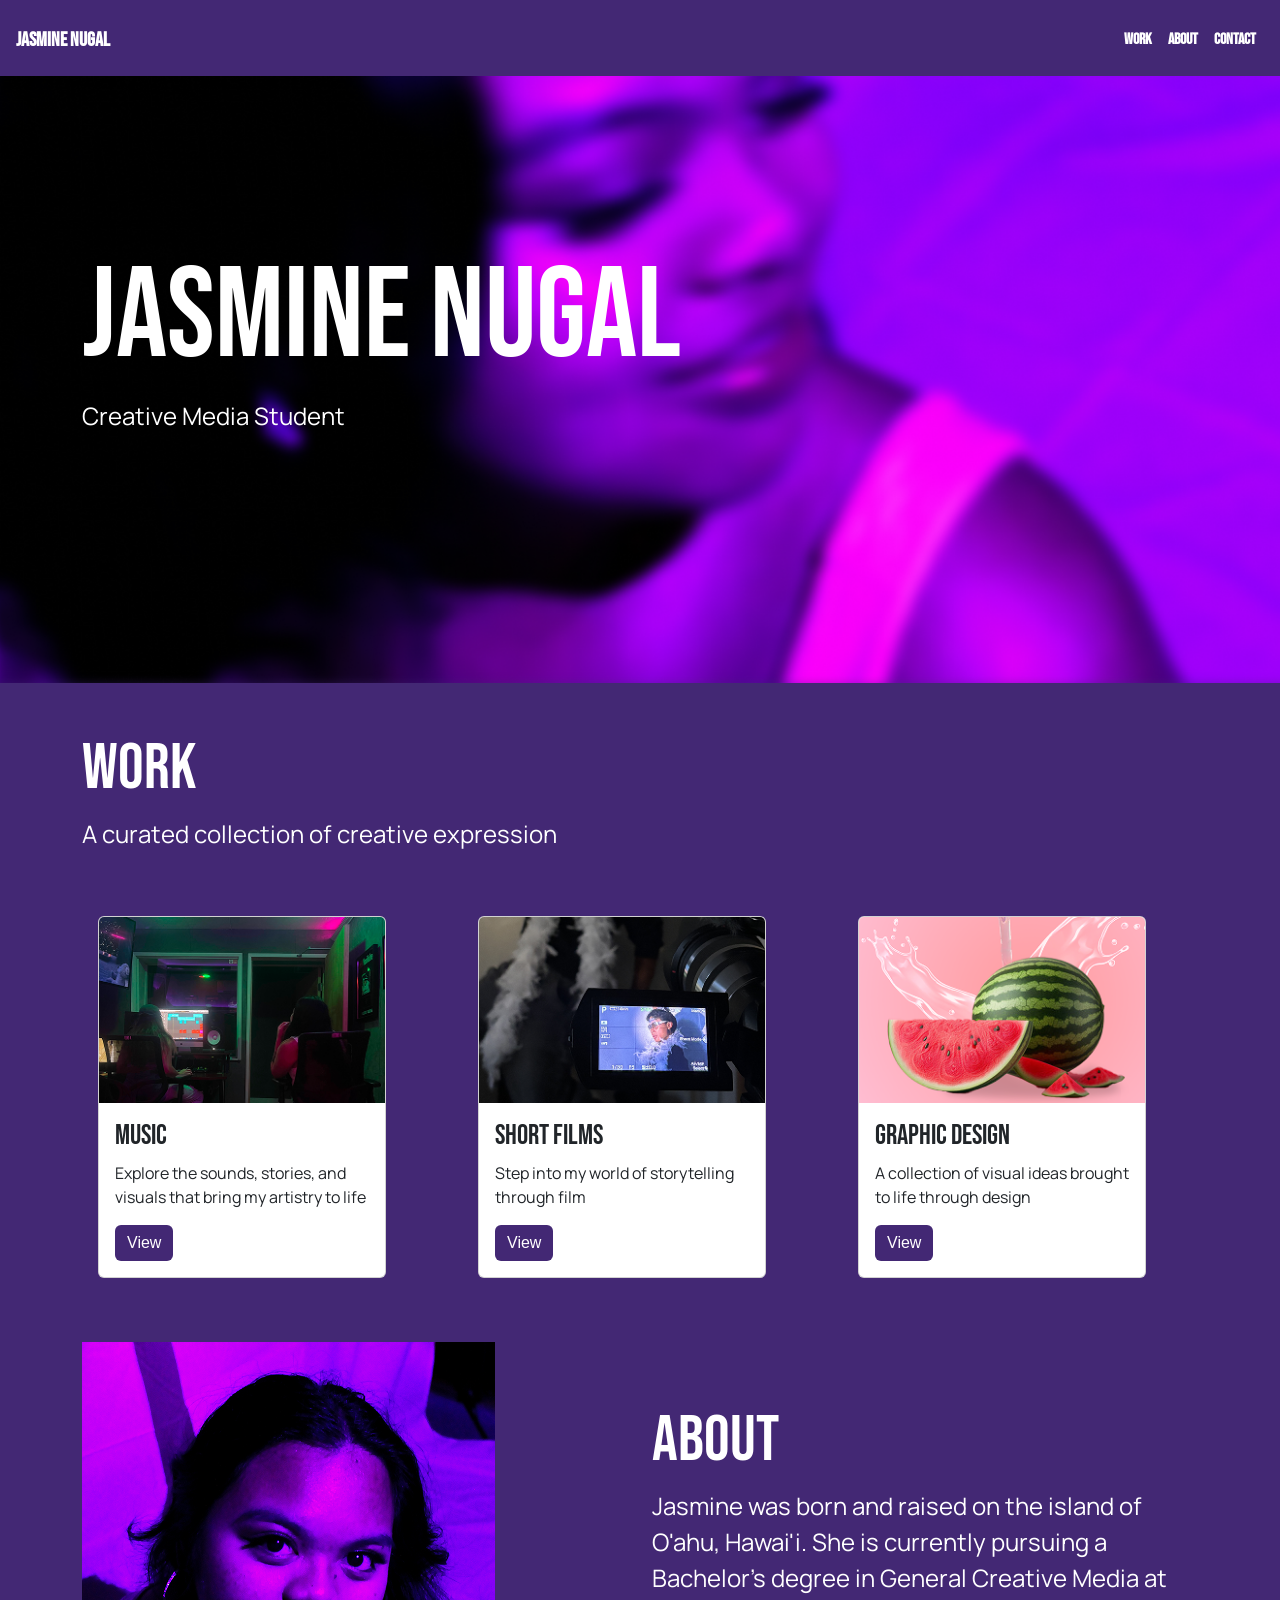
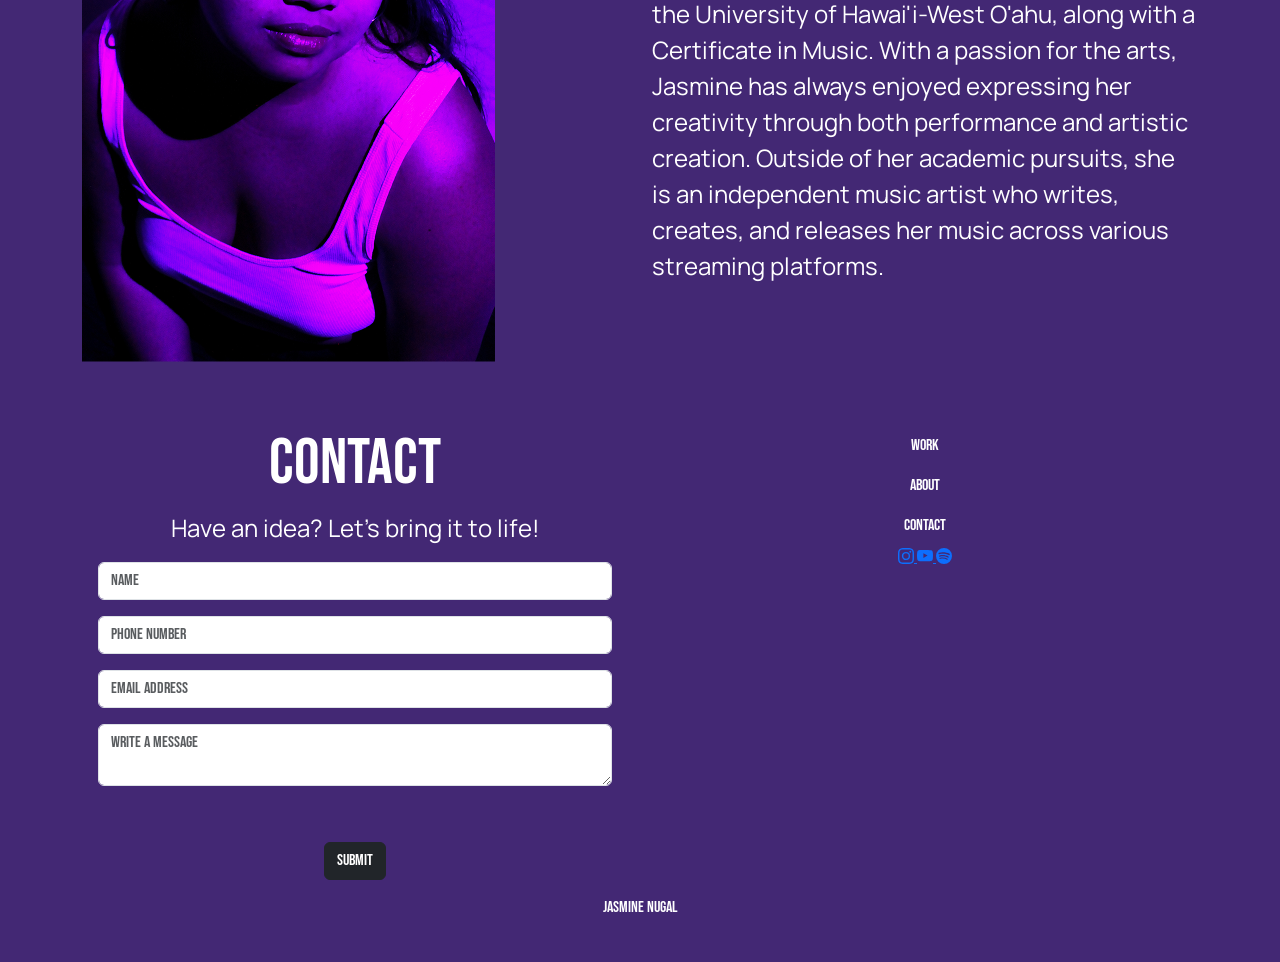
<file: index.html>
<!DOCTYPE html>
<html lang="en">

<head>
    <!-- REQUIRED: Meta Tags -->
    <meta charset="UTF-8">
    <meta name="viewport" content="width=device-width, initial-scale=1.0">

    <!-- REQUIRED: Page Title -->
    <title>Jasmine Nugal</title>
    
    <!-- REQUIRED: Bootstrap CSS -->
    <link href="https://cdn.jsdelivr.net/npm/bootstrap@5.3.3/dist/css/bootstrap.min.css" rel="stylesheet"
        integrity="sha384-QWTKZyjpPEjISv5WaRU9OFeRpok6YctnYmDr5pNlyT2bRjXh0JMhjY6hW+ALEwIH" crossorigin="anonymous">

    <!-- REQUIRED: Your Custom CSS-->
    <link rel="stylesheet" href="css/style.css">

    <!-- REQUIRED: Google Font API -->
    <link rel="preconnect" href="https://fonts.googleapis.com">
    <link rel="preconnect" href="https://fonts.gstatic.com" crossorigin>
    <link href="https://fonts.googleapis.com/css2?family=Bebas+Neue&family=Manrope:wght@200..800&display=swap"
        rel="stylesheet">
</head>

<body>
    <!-- Content will go here -->
    <!-- Header Section -->
    <header class="py-1">
        <nav class="navbar navbar-expand-lg">
            <!-- Logo -->
            <a class="navbar-brand" href="#">Jasmine Nugal</a>
            <button class="navbar-toggler" type="button" data-bs-toggle="collapse" data-bs-target="#navbarNav"
                aria-controls="navbarNav" aria-expanded="false" aria-label="Toggle navigation">
                <span class="navbar-toggler-icon"></span>
            </button>
            <div class="collapse navbar-collapse" id="navbarNav">
                <ul class="navbar-nav ms-auto">
                    <!-- Menu Links -->
                    <li class="nav-item"><a class="nav-link" href="#">Work</a></li>
                    <li class="nav-item"><a class="nav-link" href="#">About</a></li>
                    <li class="nav-item"><a class="nav-link" href="#">Contact</a></li>
                </ul>
            </div>
        </nav>
    </header>
    <!-- End of Header Section -->

    <!-- Start of Hero Section -->
    <section class="hero home">
        <div class="container">
            <div class="col">
                <h1 class="mb-1">Jasmine Nugal</h1>
                <p class="p1">Creative Media Student</p>
            </div>
        </div>
    </section>
    <!-- End of Hero Section -->

    <!-- Start of Projects Section -->
    <section class="projects">
        <div class="container">
            <h2 class="mt-5 ">Work</h2>
            <div class="mb-5">
                <p class="p1">A curated collection of creative expression</p>
            </div>
            <div class="row">
                <!-- Start of Card -->
                    <div class="col">
                        <div class="m-3">
                            <div class="card" style="width: 18rem;">
                                <img src="/images/Rectangle 37.png" class="card-img-top" alt="thumbnail of project 1">
                                <div class="card-body">
                                    <h3 class="card-title">Music</h3>
                                    <p class="p2">Explore the sounds, stories, and visuals that bring my artistry to life
                                    </p>
                                    <a href="#" class="btn btn-primary">View</a>
                                </div>
                            </div>
                        </div>
                    </div>
                <!-- End of Card -->
                <!-- Start of Card -->
                <div class="col">
                    <div class="m-3">
                        <div class="card" style="width: 18rem;">
                            <img src="/images/Rectangle 37 (1).png" class="card-img-top" alt="thumbnail of project 2">
                            <div class="card-body">
                                <h3 class="card-title">Short Films</h3>
                                <p class="p2">Step into my world of storytelling through film</p>
                                <a href="/short-films.html" class="btn btn-primary">View</a>
                            </div>
                        </div>
                    </div>
                </div>
                <!-- End of Card -->
                <!-- Start of Card -->
                <div class="col">
                    <div class="m-3">
                        <div class="card" style="width: 18rem;">
                            <img src="/images/Rectangle 37 (2).png" class="card-img-top" alt="thumbnail of project 3">
                            <div class="card-body">
                                <h3 class="card-title">Graphic Design</h3>
                                <p class="p2">A collection of visual ideas brought to life through design</p>
                                <a href="#" class="btn btn-primary">View</a>
                        </div>
                    </div>
                </div>
                <!-- End of Card -->
            </div>
        </div>

    </section>
    <!-- End of Project Section -->

    <!-- Start of About Section -->
    <section class="about">
        <div class="container">
            <div class="row align-items-center my-5">
                
                    <div class="col-6">
                        <img src="/images/jasmine nugal (1).png" alt="Jasmine Nugal" class="img-fluid">
                    </div>

                    <div class="col-md-6">
                        <h2>About</h2>
                        <p class="p1">Jasmine was born and raised on the island of O'ahu, Hawai'i.
                            She is currently pursuing a Bachelor's degree in General Creative Media
                            at the University of Hawai'i-West O'ahu, along with a Certificate in Music.
                            With a passion for the arts, Jasmine has always enjoyed expressing her
                            creativity through both performance and artistic creation. Outside of
                            her academic pursuits, she is an independent music artist who writes,
                            creates, and releases her music across various streaming platforms.</p>
                    </div>
            </div>
        </div>
    </section>
    <!-- End of About Section -->

    <!-- Start of Footer Section -->
    <footer>
        <div class="container">
            <div class="row">
                <div class="col">
                    <div class="m-3">
                        <h2>Contact</h2>
                        <p class="p1">Have an idea? Let's bring it to life!</p>
                        <form>
                            <div class="mb-3">
                                <input type="name" class="form-control" id="exampleInputEmail1" aria-describedby="emailHelp"
                                    placeholder="Name">
                            </div>
                            <div class="mb-3">
                                <input type="phone-number" class="form-control" id="exampleInputEmail1"
                                    aria-describedby="emailHelp" placeholder="Phone number">
                            </div>
                            <div class="mb-3">
                                <input type="email" class="form-control" id="exampleInputEmail1"
                                    aria-describedby="emailHelp" placeholder="Email address">
                            </div>
                            <div class="mb-3">
                                <textarea type="message" class="form-control" id="exampleInputEmail1"
                                    aria-describedby="emailHelp" placeholder="Write a message"></textarea>
                            </div>
                            <div class="mb-3 form-check">
                            </div>
                            <button type="submit" class="btn btn-dark">Submit</button>
                        </form>
                    </div>
                </div>
                <div class="col">
                    <div class="m-3">
                        <ul class="navbar-nav ms-auto">
                            <!-- Menu Links -->
                            <li class="nav-item"><a class="nav-link" href="#">Work</a></li>
                            <li class="nav-item"><a class="nav-link" href="#">About</a></li>
                            <li class="nav-item"><a class="nav-link" href="#">Contact</a></li>
                        </ul>
                        <a href="">
                            <svg xmlns="http://www.w3.org/2000/svg" width="16" height="16" fill="currentColor"
                                class="bi bi-instagram" viewBox="0 0 16 16">
                                <path
                                    d="M8 0C5.829 0 5.556.01 4.703.048 3.85.088 3.269.222 2.76.42a3.9 3.9 0 0 0-1.417.923A3.9 3.9 0 0 0 .42 2.76C.222 3.268.087 3.85.048 4.7.01 5.555 0 5.827 0 8.001c0 2.172.01 2.444.048 3.297.04.852.174 1.433.372 1.942.205.526.478.972.923 1.417.444.445.89.719 1.416.923.51.198 1.09.333 1.942.372C5.555 15.99 5.827 16 8 16s2.444-.01 3.298-.048c.851-.04 1.434-.174 1.943-.372a3.9 3.9 0 0 0 1.416-.923c.445-.445.718-.891.923-1.417.197-.509.332-1.09.372-1.942C15.99 10.445 16 10.173 16 8s-.01-2.445-.048-3.299c-.04-.851-.175-1.433-.372-1.941a3.9 3.9 0 0 0-.923-1.417A3.9 3.9 0 0 0 13.24.42c-.51-.198-1.092-.333-1.943-.372C10.443.01 10.172 0 7.998 0zm-.717 1.442h.718c2.136 0 2.389.007 3.232.046.78.035 1.204.166 1.486.275.373.145.64.319.92.599s.453.546.598.92c.11.281.24.705.275 1.485.039.843.047 1.096.047 3.231s-.008 2.389-.047 3.232c-.035.78-.166 1.203-.275 1.485a2.5 2.5 0 0 1-.599.919c-.28.28-.546.453-.92.598-.28.11-.704.24-1.485.276-.843.038-1.096.047-3.232.047s-2.39-.009-3.233-.047c-.78-.036-1.203-.166-1.485-.276a2.5 2.5 0 0 1-.92-.598 2.5 2.5 0 0 1-.6-.92c-.109-.281-.24-.705-.275-1.485-.038-.843-.046-1.096-.046-3.233s.008-2.388.046-3.231c.036-.78.166-1.204.276-1.486.145-.373.319-.64.599-.92s.546-.453.92-.598c.282-.11.705-.24 1.485-.276.738-.034 1.024-.044 2.515-.045zm4.988 1.328a.96.96 0 1 0 0 1.92.96.96 0 0 0 0-1.92m-4.27 1.122a4.109 4.109 0 1 0 0 8.217 4.109 4.109 0 0 0 0-8.217m0 1.441a2.667 2.667 0 1 1 0 5.334 2.667 2.667 0 0 1 0-5.334" />
                            </svg>
                        </a>
                        <a href="">
                            <svg xmlns="http://www.w3.org/2000/svg" width="16" height="16" fill="currentColor"
                                class="bi bi-youtube" viewBox="0 0 16 16">
                                <path
                                    d="M8.051 1.999h.089c.822.003 4.987.033 6.11.335a2.01 2.01 0 0 1 1.415 1.42c.101.38.172.883.22 1.402l.01.104.022.26.008.104c.065.914.073 1.77.074 1.957v.075c-.001.194-.01 1.108-.082 2.06l-.008.105-.009.104c-.05.572-.124 1.14-.235 1.558a2.01 2.01 0 0 1-1.415 1.42c-1.16.312-5.569.334-6.18.335h-.142c-.309 0-1.587-.006-2.927-.052l-.17-.006-.087-.004-.171-.007-.171-.007c-1.11-.049-2.167-.128-2.654-.26a2.01 2.01 0 0 1-1.415-1.419c-.111-.417-.185-.986-.235-1.558L.09 9.82l-.008-.104A31 31 0 0 1 0 7.68v-.123c.002-.215.01-.958.064-1.778l.007-.103.003-.052.008-.104.022-.26.01-.104c.048-.519.119-1.023.22-1.402a2.01 2.01 0 0 1 1.415-1.42c.487-.13 1.544-.21 2.654-.26l.17-.007.172-.006.086-.003.171-.007A100 100 0 0 1 7.858 2zM6.4 5.209v4.818l4.157-2.408z" />
                            </svg>
                        </a>
                        <a href="">
                            <svg xmlns="http://www.w3.org/2000/svg" width="16" height="16" fill="currentColor"
                                class="bi bi-spotify" viewBox="0 0 16 16">
                                <path
                                    d="M8 0a8 8 0 1 0 0 16A8 8 0 0 0 8 0m3.669 11.538a.5.5 0 0 1-.686.165c-1.879-1.147-4.243-1.407-7.028-.77a.499.499 0 0 1-.222-.973c3.048-.696 5.662-.397 7.77.892a.5.5 0 0 1 .166.686m.979-2.178a.624.624 0 0 1-.858.205c-2.15-1.321-5.428-1.704-7.972-.932a.625.625 0 0 1-.362-1.194c2.905-.881 6.517-.454 8.986 1.063a.624.624 0 0 1 .206.858m.084-2.268C10.154 5.56 5.9 5.419 3.438 6.166a.748.748 0 1 1-.434-1.432c2.825-.857 7.523-.692 10.492 1.07a.747.747 0 1 1-.764 1.288" />
                            </svg>
                        </a>
                    </div>
                </div>
            </div>
        </div>

        <p><a class="navbar-brand" href="#">Jasmine Nugal</a></p>
        <button class="navbar-toggler" type="button" data-bs-toggle="collapse" data-bs-target="#navbarNav"
            aria-controls="navbarNav" aria-expanded="false" aria-label="Toggle navigation">
            <span class="navbar-toggler-icon"></span>
        </button>
    </footer>
    <!-- End of Footer Section -->

    <!-- REQUIRED: Javascript -->
    <script src="https://cdn.jsdelivr.net/npm/bootstrap@5.3.3/dist/js/bootstrap.bundle.min.js"
        integrity="sha384-YvpcrYf0tY3lHB60NNkmXc5s9fDVZLESaAA55NDzOxhy9GkcIdslK1eN7N6jIeHz"
        crossorigin="anonymous"></script>
</body>

</html>
</file>
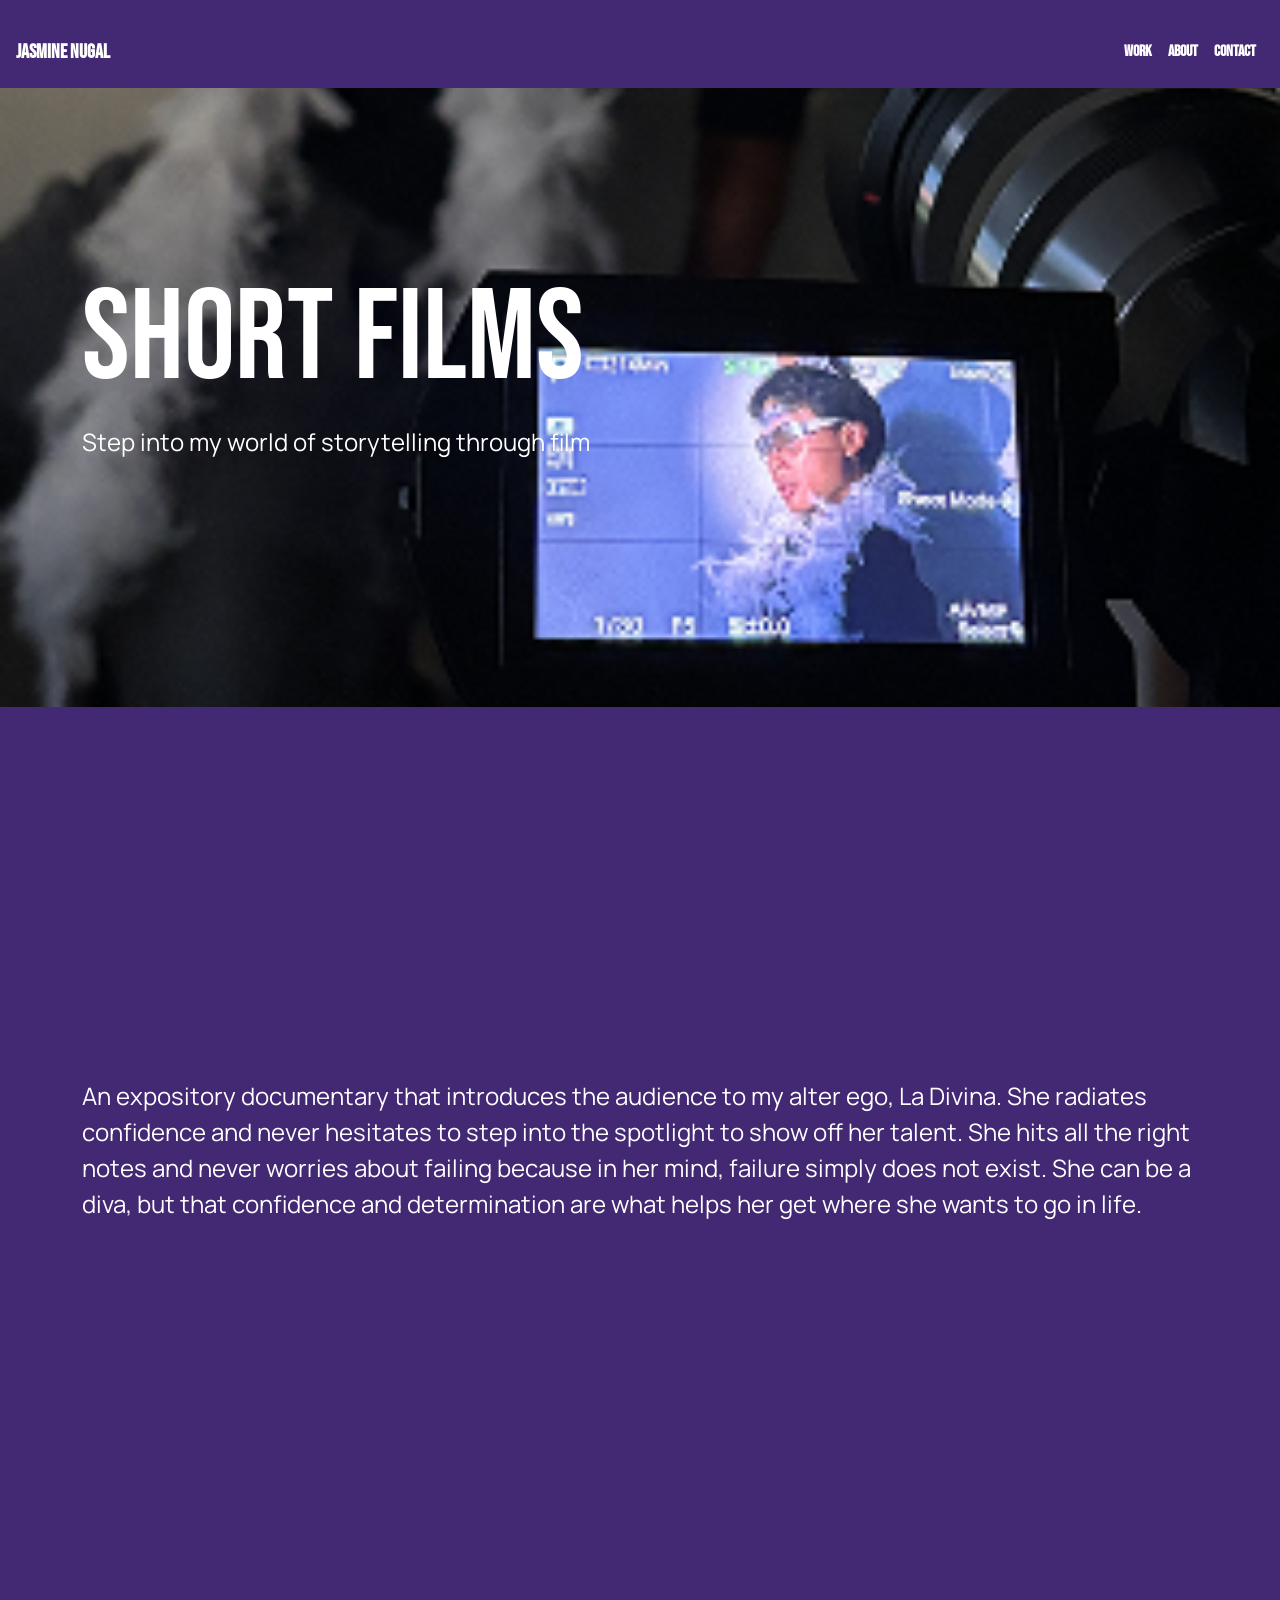
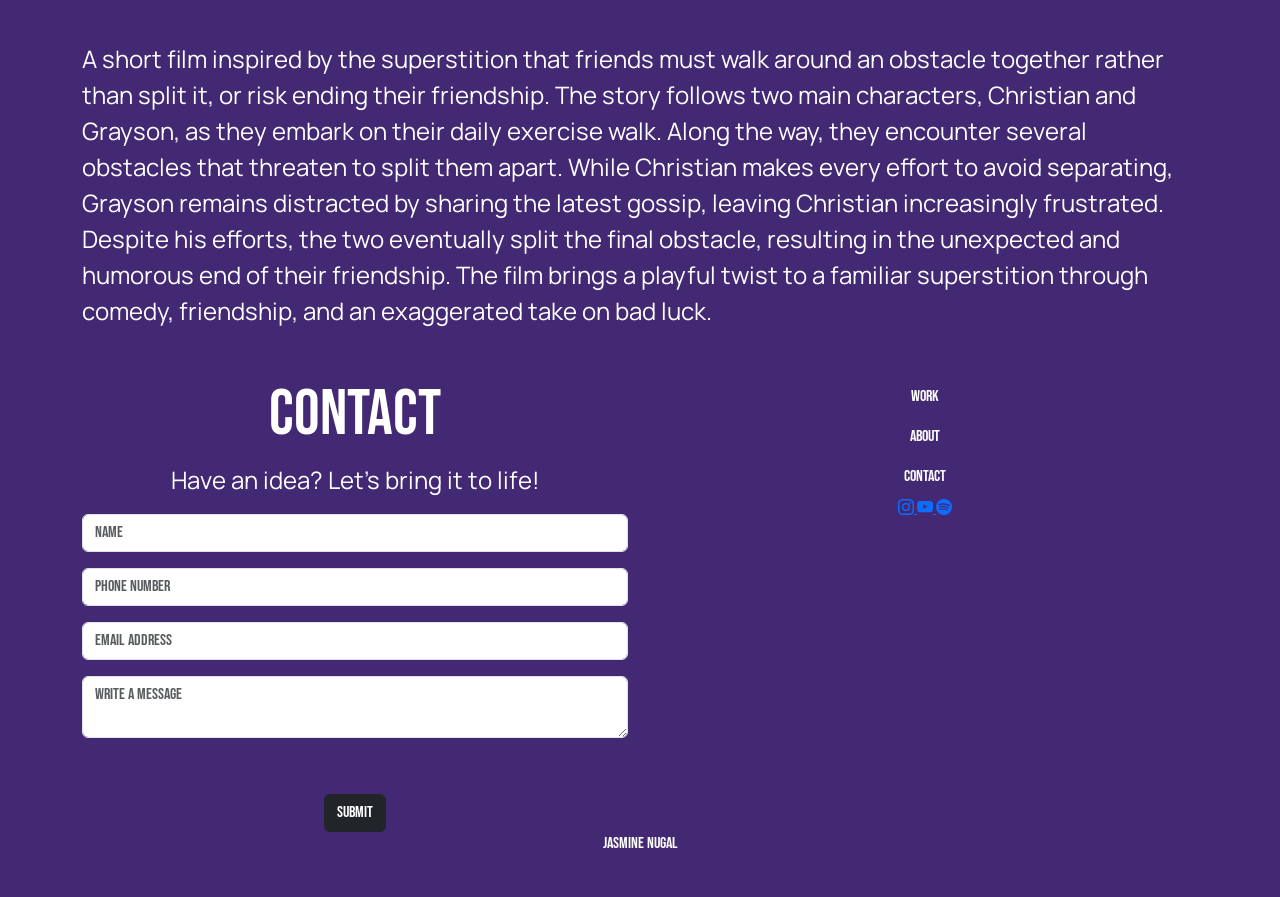
<file: short-films.html>
<!DOCTYPE html>
<html lang="en">

<head>
    <!-- REQUIRED: Meta Tags -->
    <meta charset="UTF-8">
    <meta name="viewport" content="width=device-width, initial-scale=1.0">

    <!-- REQUIRED: Page Title -->
    <title>Jasmine Nugal</title>

    <!-- REQUIRED: Bootstrap CSS -->
    <link href="https://cdn.jsdelivr.net/npm/bootstrap@5.3.3/dist/css/bootstrap.min.css" rel="stylesheet"
        integrity="sha384-QWTKZyjpPEjISv5WaRU9OFeRpok6YctnYmDr5pNlyT2bRjXh0JMhjY6hW+ALEwIH" crossorigin="anonymous">

    <!-- REQUIRED: Your Custom CSS-->
    <link rel="stylesheet" href="css/style.css">

    <!-- REQUIRED: Google Font API -->
    <link rel="preconnect" href="https://fonts.googleapis.com">
    <link rel="preconnect" href="https://fonts.gstatic.com" crossorigin>
    <link href="https://fonts.googleapis.com/css2?family=Bebas+Neue&family=Manrope:wght@200..800&display=swap"
        rel="stylesheet">
</head>

<body>
    <!-- Header Section -->
    <header class="py-3">
        <nav class="navbar navbar-expand-lg">
            <!-- Logo -->
            <a class="navbar-brand" href="#">Jasmine Nugal</a>
            <button class="navbar-toggler" type="button" data-bs-toggle="collapse" data-bs-target="#navbarNav"
                aria-controls="navbarNav" aria-expanded="false" aria-label="Toggle navigation">
                <span class="navbar-toggler-icon"></span>
            </button>
            <div class="collapse navbar-collapse" id="navbarNav">
                <ul class="navbar-nav ms-auto">
                    <!-- Menu Links -->
                    <li class="nav-item"><a class="nav-link" href="#">Work</a></li>
                    <li class="nav-item"><a class="nav-link" href="#">About</a></li>
                    <li class="nav-item"><a class="nav-link" href="#">Contact</a></li>
                </ul>
            </div>
        </nav>
    </header>
    <!-- End of Header Section -->

    <!-- Start of Hero Section -->
    <section class="hero short-films">
        <div class="container">
            <div class="col">
                <h1>Short Films</h1>
                <p class="p1">Step into my world of storytelling through film</p>
            </div>
        </div>
    </section>
    <!-- End of Hero Section -->

    <!-- Start of Projects Listing Section -->
    <section class="projects listing">
        <div class="container">
            <div class="row">
                <!-- Start of Card -->
                <div class="col">
                        <div class="mt-5">
                            <iframe width="560" height="315" src="https://www.youtube.com/embed/L3cRFXUFGJU?si=MwQhrCfi_fUe94KN"
                                title="YouTube video player" frameborder="0"
                                allow="accelerometer; autoplay; clipboard-write; encrypted-media; gyroscope; picture-in-picture; web-share"
                                referrerpolicy="strict-origin-when-cross-origin" allowfullscreen></iframe>
                        </div>
                        <div class="mb-5
                        ">
                            <p class="p1">An expository documentary that introduces the audience to my alter ego, La Divina. She
                                radiates
                                confidence and never hesitates to step into the spotlight to show off her talent. She hits all
                                the right notes and never worries about failing because in her mind, failure simply does not
                                exist. She can be a diva, but that confidence and determination are what helps her get where she
                                wants to go in life.</p>
                        </div>
                </div>
                <!-- End of Card -->
                <!-- Start of Card -->
                <div class="col">
                    <div class="mt-5">
                        <iframe width="560" height="315" src="https://www.youtube.com/embed/Wh85VpUhdWg?si=0MkPLbrLr10xWcmo"
                            title="YouTube video player" frameborder="0"
                            allow="accelerometer; autoplay; clipboard-write; encrypted-media; gyroscope; picture-in-picture; web-share"
                            referrerpolicy="strict-origin-when-cross-origin" allowfullscreen></iframe>
                    </div>
                    <div class="mb-5">
                        <p class="p1">A short film inspired by the superstition that friends must walk around an obstacle
                            together
                        rather than split it, or risk ending their friendship. The story follows two main characters,
                        Christian and Grayson, as they embark on their daily exercise walk. Along the way, they
                        encounter several obstacles that threaten to split them apart. While Christian makes every
                        effort to avoid separating, Grayson remains distracted by sharing the latest gossip, leaving
                        Christian increasingly frustrated. Despite his efforts, the two eventually split the final
                        obstacle, resulting in the unexpected and humorous end of their friendship. The film brings a
                        playful twist to a familiar superstition through comedy, friendship, and an exaggerated take on
                        bad luck.</p>
                </div>
            </div>
        </div>
        <!-- End of Card -->
        </div>
        </div>

    </section>
    <!-- End of Project Listing Section -->

    <!-- Start of Footer Section -->
    <footer>
        <div class="container">
            <div class="row">
                <div class="col">
                    <h2>Contact</h2>
                    <p class="p1">Have an idea? Let's bring it to life!</p>
                    <form>
                        <div class="mb-3">
                            <input type="name" class="form-control" id="exampleInputEmail1" aria-describedby="emailHelp"
                                placeholder="Name">
                        </div>
                        <div class="mb-3">
                            <input type="phone-number" class="form-control" id="exampleInputEmail1"
                                aria-describedby="emailHelp" placeholder="Phone number">
                        </div>
                        <div class="mb-3">
                            <input type="email" class="form-control" id="exampleInputEmail1"
                                aria-describedby="emailHelp" placeholder="Email address">
                        </div>
                        <div class="mb-3">
                            <textarea type="message" class="form-control" id="exampleInputEmail1"
                                aria-describedby="emailHelp" placeholder="Write a message"></textarea>
                        </div>
                        <div class="mb-3 form-check">
                        </div>
                        <button type="submit" class="btn btn-dark">Submit</button>
                    </form>
                </div>
                <div class="col">
                    <ul class="navbar-nav ms-auto">
                        <!-- Menu Links -->
                        <li class="nav-item"><a class="nav-link" href="#">Work</a></li>
                        <li class="nav-item"><a class="nav-link" href="#">About</a></li>
                        <li class="nav-item"><a class="nav-link" href="#">Contact</a></li>
                    </ul>
                    <a href="">
                        <svg xmlns="http://www.w3.org/2000/svg" width="16" height="16" fill="currentColor"
                            class="bi bi-instagram" viewBox="0 0 16 16">
                            <path
                                d="M8 0C5.829 0 5.556.01 4.703.048 3.85.088 3.269.222 2.76.42a3.9 3.9 0 0 0-1.417.923A3.9 3.9 0 0 0 .42 2.76C.222 3.268.087 3.85.048 4.7.01 5.555 0 5.827 0 8.001c0 2.172.01 2.444.048 3.297.04.852.174 1.433.372 1.942.205.526.478.972.923 1.417.444.445.89.719 1.416.923.51.198 1.09.333 1.942.372C5.555 15.99 5.827 16 8 16s2.444-.01 3.298-.048c.851-.04 1.434-.174 1.943-.372a3.9 3.9 0 0 0 1.416-.923c.445-.445.718-.891.923-1.417.197-.509.332-1.09.372-1.942C15.99 10.445 16 10.173 16 8s-.01-2.445-.048-3.299c-.04-.851-.175-1.433-.372-1.941a3.9 3.9 0 0 0-.923-1.417A3.9 3.9 0 0 0 13.24.42c-.51-.198-1.092-.333-1.943-.372C10.443.01 10.172 0 7.998 0zm-.717 1.442h.718c2.136 0 2.389.007 3.232.046.78.035 1.204.166 1.486.275.373.145.64.319.92.599s.453.546.598.92c.11.281.24.705.275 1.485.039.843.047 1.096.047 3.231s-.008 2.389-.047 3.232c-.035.78-.166 1.203-.275 1.485a2.5 2.5 0 0 1-.599.919c-.28.28-.546.453-.92.598-.28.11-.704.24-1.485.276-.843.038-1.096.047-3.232.047s-2.39-.009-3.233-.047c-.78-.036-1.203-.166-1.485-.276a2.5 2.5 0 0 1-.92-.598 2.5 2.5 0 0 1-.6-.92c-.109-.281-.24-.705-.275-1.485-.038-.843-.046-1.096-.046-3.233s.008-2.388.046-3.231c.036-.78.166-1.204.276-1.486.145-.373.319-.64.599-.92s.546-.453.92-.598c.282-.11.705-.24 1.485-.276.738-.034 1.024-.044 2.515-.045zm4.988 1.328a.96.96 0 1 0 0 1.92.96.96 0 0 0 0-1.92m-4.27 1.122a4.109 4.109 0 1 0 0 8.217 4.109 4.109 0 0 0 0-8.217m0 1.441a2.667 2.667 0 1 1 0 5.334 2.667 2.667 0 0 1 0-5.334" />
                        </svg>
                    </a>
                    <a href="">
                        <svg xmlns="http://www.w3.org/2000/svg" width="16" height="16" fill="currentColor"
                            class="bi bi-youtube" viewBox="0 0 16 16">
                            <path
                                d="M8.051 1.999h.089c.822.003 4.987.033 6.11.335a2.01 2.01 0 0 1 1.415 1.42c.101.38.172.883.22 1.402l.01.104.022.26.008.104c.065.914.073 1.77.074 1.957v.075c-.001.194-.01 1.108-.082 2.06l-.008.105-.009.104c-.05.572-.124 1.14-.235 1.558a2.01 2.01 0 0 1-1.415 1.42c-1.16.312-5.569.334-6.18.335h-.142c-.309 0-1.587-.006-2.927-.052l-.17-.006-.087-.004-.171-.007-.171-.007c-1.11-.049-2.167-.128-2.654-.26a2.01 2.01 0 0 1-1.415-1.419c-.111-.417-.185-.986-.235-1.558L.09 9.82l-.008-.104A31 31 0 0 1 0 7.68v-.123c.002-.215.01-.958.064-1.778l.007-.103.003-.052.008-.104.022-.26.01-.104c.048-.519.119-1.023.22-1.402a2.01 2.01 0 0 1 1.415-1.42c.487-.13 1.544-.21 2.654-.26l.17-.007.172-.006.086-.003.171-.007A100 100 0 0 1 7.858 2zM6.4 5.209v4.818l4.157-2.408z" />
                        </svg>
                    </a>
                    <a href="">
                        <svg xmlns="http://www.w3.org/2000/svg" width="16" height="16" fill="currentColor"
                            class="bi bi-spotify" viewBox="0 0 16 16">
                            <path
                                d="M8 0a8 8 0 1 0 0 16A8 8 0 0 0 8 0m3.669 11.538a.5.5 0 0 1-.686.165c-1.879-1.147-4.243-1.407-7.028-.77a.499.499 0 0 1-.222-.973c3.048-.696 5.662-.397 7.77.892a.5.5 0 0 1 .166.686m.979-2.178a.624.624 0 0 1-.858.205c-2.15-1.321-5.428-1.704-7.972-.932a.625.625 0 0 1-.362-1.194c2.905-.881 6.517-.454 8.986 1.063a.624.624 0 0 1 .206.858m.084-2.268C10.154 5.56 5.9 5.419 3.438 6.166a.748.748 0 1 1-.434-1.432c2.825-.857 7.523-.692 10.492 1.07a.747.747 0 1 1-.764 1.288" />
                        </svg>
                    </a>
                </div>
            </div>
        </div>

        <p><a class="navbar-brand" href="#">Jasmine Nugal</a></p>
        <button class="navbar-toggler" type="button" data-bs-toggle="collapse" data-bs-target="#navbarNav"
            aria-controls="navbarNav" aria-expanded="false" aria-label="Toggle navigation">
            <span class="navbar-toggler-icon"></span>
        </button>
    </footer>
    <!-- End of Footer Section -->

</body>

</html>
</file>
<file: css/style.css>
/********************************
Bootstrap Variables Override
**********************************/
:root {
    /* Replace your primary color from your UI Kit */
    --bs-primary: #432874;

    /* Replace your secondary color from your UI Kit  */
    --secondary-color: #6C757D;

    --bs-primary-dark: #2C1A4D;

    --bs-primary-light: #8C68CD;

    /* Replace the main body font from your UI Kit */
    --bs-font-sans-serif: 'Bebas Neue', sans-serif;
}

/********************************
Global Styles and UI Components
**********************************/
.navbar {
    /* Optional: Make the navbar background transparent */
    background-color: var(--bs-primary);

    /* Optional: Move the navbar is positioned over the hero */
    position: absolute;

    /* Optional: Stretch the navbar across the full width */
    width: 100%;

    /* Optional: Add inner spacing to the navbar */
    padding: 1rem;
    a {
  color: white;
  font-weight: bold;
}
}
footer {
    /* Change footer background color */
    background-color: var(--bs-primary);
    /* Optional: Change footer text color to white using variable */
    color: var(--bs-white);
    /* Optional: Center footer elements */
    text-align: center;
}

footer .footer-social {
    /* Optional: Change size of footer icon */
    width: 24px;
    margin: .5rem
}

.btn-primary {
    /* Optional: Change primary button background color to primary color */
    background-color: var(--bs-primary);
    /* Optional: Remove primary button outline */
    border: none;
    font-family: "Inter", sans-serif;
}

.btn-primary:hover {
    /* Optional: Change primary button hover state background and text color  */
    background-color: var(--secondary-color);
    color: var(--bs-primary-dark);
    font-family: "Inter", sans-serif;
}

body {
    background-color: #432874;
    color: var(--bs-white)
}


/********************************
Typography
**********************************/
h1 {
    /* Optional: Adjust font-size of heading 1 */
    font-size: 8rem;
}

h2 {
    /* Optional: Adjust font-size of heading 2 */
    font-size: 4rem;
}

h3 {
    /* Optional: Adjust font-size of heading 3 */
    font-size: 1.75rem;
}
h4 {
    /* Optional: Adjust font-size of heading 4 */
    font-size: 1.5rem;
}

h5,
h6

.display-1 {
    /* Optional: Customizes display-1 style based on my Figma UI kit */
    font-weight: 400;
    font-size: 8rem;
    line-height: 100%;
    letter-spacing: -0.2rem;
}

.display-2 {
    /* Optional: Customizes display-2 style based on my Figma UI kit */
    font-weight: 400;
    font-size: 4rem;
    line-height: 100%;
    letter-spacing: -0.2rem;
}

.p1 {
    font-family: "Manrope", sans-serif;
    font-size: 1.5rem;
}

.p2 {
    font-family: "Manrope", sans-serif;
    font-size: 1rem;
}

/* Small devices (landscape phones, 576px and up) */
@media (min-width: 576px) {

    /* Optional: Customize responsive style for display-1 on small devices and larger */
    .display-1 {
        font-size: 4rem;
    }
}

/********************************
Page-Specific
**********************************/
/* PAGE: Home */
.hero.home {
    /* Add a background image for the hero section */
    background: url(/images/hero.png);

    /* Adjust image size to cover the entire section */
    background-size: cover;

    /* Center the background image */
    background-position: center;

    /* Optional: Color text white */
    color: var(--bs-white);

    /* Optional: Add a full-height hero section */
    height: 75vh;
    /* Optional: Add necessary props to center the text in the middle of the hero */
    display: flex;
    align-items: center;
    justify-content: center;
}

/********************************
Page-Specific
**********************************/
/* PAGE: Short Films */
.hero.short-films {
    /* Add a background image for the hero section */
    background: url(/images/Rectangle\ 37\ \(1\).png);

    /* Adjust image size to cover the entire section */
    background-size: cover;

    /* Center the background image */
    background-position: center;

    /* Optional: Color text white */
    color: var(--bs-white);

    /* Optional: Add a full-height hero section */
    height: 75vh;
    /* Optional: Add necessary props to center the text in the middle of the hero */
    display: flex;
    align-items: center;
    justify-content: center;
}
</file>
